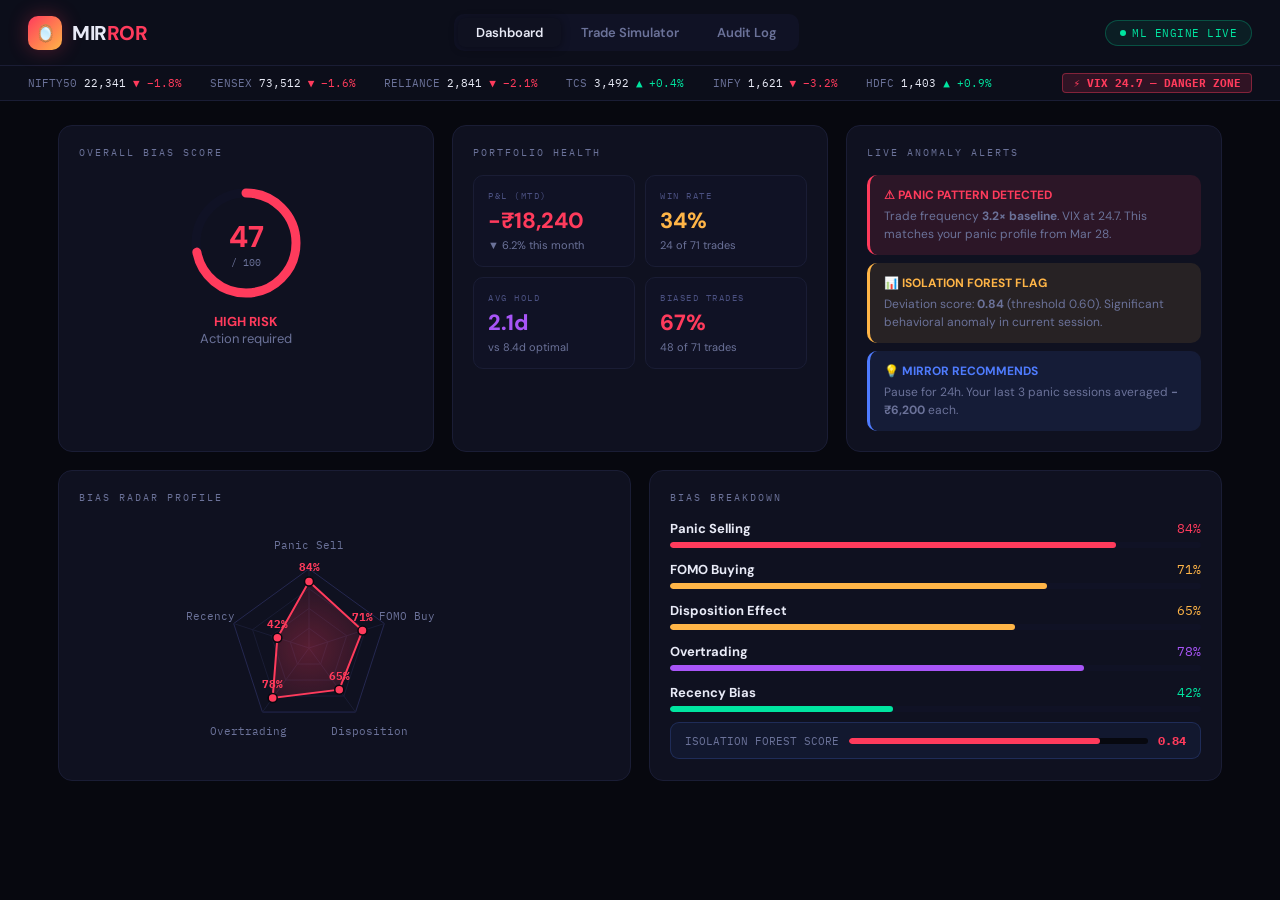
<file: src/index.html>
<!DOCTYPE html>
<html>
<head>
<meta charset="UTF-8">
<meta name="viewport" content="width=device-width, initial-scale=1.0">
<title>MIRROR — AI Behavioral Bias Coach</title>
<link rel="stylesheet" href="style.css">
<script src="config.js"></script>
</head>
<body>

<!-- HEADER -->
<div class="hdr">
  <div class="logo">
    <div class="logo-gem">🪞</div>
    <span>MIR<em>ROR</em></span>
  </div>
  <div class="tabs">
    <button class="tab on" onclick="goTab('dash',this)">Dashboard</button>
    <button class="tab"    onclick="goTab('sim',this)">Trade Simulator</button>
    <button class="tab"    onclick="goTab('audit',this)">Audit Log</button>
  </div>
  <div class="live-badge"><div class="dot"></div>ML ENGINE LIVE</div>
</div>

<!-- TICKER -->
<div class="ticker">
  <div class="tick"><span class="tick-s">NIFTY50</span><span>22,341</span><span class="tick-d">▼ −1.8%</span></div>
  <div class="tick"><span class="tick-s">SENSEX</span><span>73,512</span><span class="tick-d">▼ −1.6%</span></div>
  <div class="tick"><span class="tick-s">RELIANCE</span><span>2,841</span><span class="tick-d">▼ −2.1%</span></div>
  <div class="tick"><span class="tick-s">TCS</span><span>3,492</span><span class="tick-u">▲ +0.4%</span></div>
  <div class="tick"><span class="tick-s">INFY</span><span>1,621</span><span class="tick-d">▼ −3.2%</span></div>
  <div class="tick"><span class="tick-s">HDFC</span><span>1,403</span><span class="tick-u">▲ +0.9%</span></div>
  <div class="vix-chip mono">⚡ VIX 24.7 — DANGER ZONE</div>
</div>

<div class="app">

<!-- ══════ DASHBOARD ══════ -->
<div id="pg-dash" class="pg on">
  <div class="g3 mb">
    <div class="card">
      <div class="cap">Overall Bias Score</div>
      <div class="ring-wrap">
        <div class="ring-rel">
          <svg class="ring-svg" width="120" height="120" id="ring-svg">
            <circle cx="60" cy="60" r="50" fill="none" stroke="var(--bg2)" stroke-width="9"/>
            <circle cx="60" cy="60" r="50" fill="none" stroke="var(--red)" stroke-width="9"
              stroke-dasharray="314" stroke-dashoffset="314" stroke-linecap="round"
              id="ring-circle" style="transition:stroke-dashoffset 1.5s cubic-bezier(.16,1,.3,1)"/>
          </svg>
          <div class="ring-inner">
            <div class="ring-num r" id="ring-num">0</div>
            <div class="ring-sub">/ 100</div>
          </div>
        </div>
        <div class="ring-label"><b>HIGH RISK</b><br>Action required</div>
      </div>
    </div>

    <div class="card">
      <div class="cap">Portfolio Health</div>
      <div class="sg">
        <div class="sc"><div class="sl">P&L (MTD)</div><div class="sv r">−₹18,240</div><div class="ss">▼ 6.2% this month</div></div>
        <div class="sc"><div class="sl">Win Rate</div><div class="sv a">34%</div><div class="ss">24 of 71 trades</div></div>
        <div class="sc"><div class="sl">Avg Hold</div><div class="sv p">2.1d</div><div class="ss">vs 8.4d optimal</div></div>
        <div class="sc"><div class="sl">Biased Trades</div><div class="sv r">67%</div><div class="ss">48 of 71 trades</div></div>
      </div>
    </div>

    <div class="card">
      <div class="cap">Live Anomaly Alerts</div>
      <div class="alert-stack">
        <div class="alert-box danger">
          <div class="alert-title r">⚠ PANIC PATTERN DETECTED</div>
          <div class="alert-body">Trade frequency <b>3.2× baseline</b>. VIX at 24.7. This matches your panic profile from Mar 28.</div>
        </div>
        <div class="alert-box warn">
          <div class="alert-title a">📊 ISOLATION FOREST FLAG</div>
          <div class="alert-body">Deviation score: <b>0.84</b> (threshold 0.60). Significant behavioral anomaly in current session.</div>
        </div>
        <div class="alert-box info">
          <div class="alert-title" style="color:var(--blue)">💡 MIRROR RECOMMENDS</div>
          <div class="alert-body">Pause for 24h. Your last 3 panic sessions averaged <b>−₹6,200</b> each.</div>
        </div>
      </div>
    </div>
  </div>

  <div class="g2">
    <div class="card">
      <div class="cap">Bias Radar Profile</div>
      <canvas id="radar" width="460" height="240"></canvas>
    </div>
    <div class="card">
      <div class="cap">Bias Breakdown</div>
      <div class="blist">
        <div class="brow">
          <div class="bhdr"><span class="bn">Panic Selling</span><span class="bs r" id="bv-0">0%</span></div>
          <div class="bg_"><div class="bf" id="bb-0" style="width:0%;background:var(--red)"></div></div>
        </div>
        <div class="brow">
          <div class="bhdr"><span class="bn">FOMO Buying</span><span class="bs a" id="bv-1">0%</span></div>
          <div class="bg_"><div class="bf" id="bb-1" style="width:0%;background:var(--amber)"></div></div>
        </div>
        <div class="brow">
          <div class="bhdr"><span class="bn">Disposition Effect</span><span class="bs a" id="bv-2">0%</span></div>
          <div class="bg_"><div class="bf" id="bb-2" style="width:0%;background:var(--amber)"></div></div>
        </div>
        <div class="brow">
          <div class="bhdr"><span class="bn">Overtrading</span><span class="bs p" id="bv-3">0%</span></div>
          <div class="bg_"><div class="bf" id="bb-3" style="width:0%;background:var(--purple)"></div></div>
        </div>
        <div class="brow">
          <div class="bhdr"><span class="bn">Recency Bias</span><span class="bs g" id="bv-4">0%</span></div>
          <div class="bg_"><div class="bf" id="bb-4" style="width:0%;background:var(--green)"></div></div>
        </div>
      </div>
      <div class="anom-meter">
        <span class="anom-label">ISOLATION FOREST SCORE</span>
        <div class="anom-bar-bg"><div class="anom-bar-fill" id="anom-fill" style="width:0%;background:var(--blue)"></div></div>
        <span class="anom-val" id="anom-val">0.00</span>
      </div>
    </div>
  </div>
</div>

<!-- ══════ SIMULATOR ══════ -->
<div id="pg-sim" class="pg">
  <div class="g2">
    <div>
      <div class="card mb">
        <div class="cap">Trade Simulator — BiasBrake Engine</div>
        <div class="vix-bar">
          <span class="lbl">INDIA VIX</span>
          <span class="val">24.7</span>
          <span class="warn">⚠ ELEVATED — Panic-sell risk: HIGH</span>
        </div>
        <div class="form-row">
          <div class="fg">
            <label class="fl">Stock</label>
            <select class="fs" id="st">
              <option value="INFY">INFY — Infosys</option>
              <option value="RELIANCE">RELIANCE — Reliance</option>
              <option value="TCS">TCS — Tata Consultancy</option>
              <option value="HDFC">HDFC Bank</option>
              <option value="BAJFINANCE">BAJFINANCE</option>
            </select>
          </div>
          <div class="fg">
            <label class="fl">Qty</label>
            <input class="fi" id="qty" type="number" value="50" min="1"/>
          </div>
        </div>
        <div class="form-row">
          <div class="fg">
            <label class="fl">Market Scenario</label>
            <select class="fs" id="sc">
              <option value="crash">Market Crash (−3.2% today, VIX high)</option>
              <option value="spike">Stock up +22% in 5 days</option>
              <option value="normal">Normal market conditions</option>
            </select>
          </div>
        </div>
        <div class="trade-btns">
          <button class="tb sell" onclick="analyze('SELL')">⬇  PLACE SELL ORDER</button>
          <button class="tb buy"  onclick="analyze('BUY')">⬆  PLACE BUY ORDER</button>
        </div>
        <div id="bb-zone"></div>
      </div>
      <div class="card">
        <div class="cap">🧠 Claude AI — Behavioral Analysis</div>
        <div class="expl-box" id="expl">
          <span style="color:var(--muted2);font-family:'IBM Plex Mono',monospace;font-size:12px;">Place a trade above to trigger AI-powered coaching...</span>
        </div>
      </div>
    </div>
    <div>
      <div class="card mb">
        <div class="cap">What-If Simulator — Backtested Outcomes</div>
        <canvas id="wi" width="490" height="185"></canvas>
        <div class="wi-cards">
          <div class="wi-card bad">
            <div class="wi-lbl">IF SOLD (Panic)</div>
            <div class="wi-val r" id="wi-bad">−₹8,420</div>
            <div class="wi-sub">Locked in loss, missed rally</div>
          </div>
          <div class="wi-card good">
            <div class="wi-lbl">IF HELD (Rational)</div>
            <div class="wi-val g" id="wi-good">+₹3,180</div>
            <div class="wi-sub">Avg 18-day recovery: +12.4%</div>
          </div>
        </div>
      </div>
      <div class="card">
        <div class="cap">Your Bias Pattern — Recent Trades</div>
        <div class="hlist">
          <div class="hi biased"><div class="hs">INFY</div><div class="ha">SELL 40</div><div class="hb pk">PANIC SELL</div><div class="ho r">−₹4,200</div></div>
          <div class="hi biased"><div class="hs">BAJFINANCE</div><div class="ha">BUY 20</div><div class="hb fm">FOMO BUY</div><div class="ho r">−₹2,800</div></div>
          <div class="hi rational"><div class="hs">TCS</div><div class="ha">HOLD</div><div class="hb ok">RATIONAL</div><div class="ho g">+₹6,100</div></div>
          <div class="hi biased"><div class="hs">RELIANCE</div><div class="ha">SELL 100</div><div class="hb pk">PANIC SELL</div><div class="ho r">−₹9,600</div></div>
          <div class="hi biased"><div class="hs">HDFC</div><div class="ha">BUY 30</div><div class="hb fm">FOMO BUY</div><div class="ho r">−₹1,400</div></div>
          <div class="hi rational"><div class="hs">NIFTY ETF</div><div class="ha">BUY 50</div><div class="hb ok">RATIONAL</div><div class="ho g">+₹3,800</div></div>
        </div>
      </div>
    </div>
  </div>
</div>

<!-- ══════ AUDIT LOG ══════ -->
<div id="pg-audit" class="pg">
  <div class="card">
    <div class="cap">Behavioral Audit Log — Full History</div>
    <div style="overflow-x:auto">
      <table class="tbl">
        <thead>
          <tr>
            <th>DATE</th><th>STOCK</th><th>ACTION</th><th>QTY</th>
            <th>BIAS DETECTED</th><th>ANOMALY SCORE</th><th>OUTCOME</th><th>DECISION</th>
          </tr>
        </thead>
        <tbody id="atbl"></tbody>
      </table>
    </div>
  </div>
</div>

</div><!-- app -->

<script src="app.js"></script>
</body>
</html>
</file>
<file: src/style.css>
@import url('https://fonts.googleapis.com/css2?family=IBM+Plex+Mono:wght@400;500;700&family=DM+Sans:wght@400;500;600;700;800&display=swap');

:root {
  --bg:       #07080f;
  --bg1:      #0c0e1a;
  --bg2:      #101225;
  --card:     #0f1120;
  --border:   #1a1d35;
  --border2:  #252850;
  --red:      #ff3b5c;
  --red-dim:  rgba(255,59,92,0.12);
  --red-glow: rgba(255,59,92,0.3);
  --amber:    #ffb547;
  --amber-dim:rgba(255,181,71,0.1);
  --green:    #00e5a0;
  --green-dim:rgba(0,229,160,0.1);
  --blue:     #4f7cff;
  --blue-dim: rgba(79,124,255,0.1);
  --purple:   #a855f7;
  --text:     #e8eaf6;
  --muted:    #4a5080;
  --muted2:   #6b7299;
}

* { margin:0; padding:0; box-sizing:border-box; }

body {
  font-family: 'DM Sans', sans-serif;
  background: var(--bg);
  color: var(--text);
  min-height: 100vh;
  overflow-x: hidden;
}

.mono { font-family: 'IBM Plex Mono', monospace; }

/* ── HEADER ── */
.hdr {
  display: flex; align-items: center; justify-content: space-between;
  padding: 14px 28px;
  background: var(--bg1);
  border-bottom: 1px solid var(--border);
  position: sticky; top: 0; z-index: 200;
}

.logo {
  display: flex; align-items: center; gap: 10px;
  font-family: 'DM Sans', sans-serif;
  font-size: 20px; font-weight: 800; letter-spacing: -0.5px;
}

.logo-gem {
  width: 34px; height: 34px;
  background: linear-gradient(135deg, var(--red), var(--amber));
  border-radius: 10px;
  display: flex; align-items: center; justify-content: center;
  font-size: 17px;
  box-shadow: 0 0 20px var(--red-glow);
}

.logo em { color: var(--red); font-style: normal; }

.tabs {
  display: flex; gap: 2px;
  background: var(--bg2); padding: 4px; border-radius: 10px;
}

.tab {
  padding: 6px 18px; border-radius: 7px; border: none;
  background: transparent; color: var(--muted2);
  font-family: 'DM Sans', sans-serif; font-size: 13px; font-weight: 600;
  cursor: pointer; transition: all .2s;
}
.tab.on { background: var(--card); color: var(--text); box-shadow: 0 1px 8px rgba(0,0,0,0.4); }
.tab:hover:not(.on) { color: var(--text); }

.live-badge {
  display: flex; align-items: center; gap: 6px;
  padding: 5px 14px;
  background: rgba(0,229,160,0.08);
  border: 1px solid rgba(0,229,160,0.25);
  border-radius: 20px;
  font-family: 'IBM Plex Mono', monospace;
  font-size: 11px; color: var(--green); letter-spacing: .5px;
}

.dot {
  width: 6px; height: 6px; border-radius: 50%;
  background: var(--green); animation: blink 2s infinite;
}
@keyframes blink { 0%,100%{opacity:1;} 50%{opacity:.2;} }

/* ── TICKER ── */
.ticker {
  display: flex; gap: 28px; padding: 7px 28px;
  background: var(--bg1); border-bottom: 1px solid var(--border);
  font-family: 'IBM Plex Mono', monospace; font-size: 11px;
  overflow: hidden; white-space: nowrap;
}
.tick { display: flex; gap: 7px; align-items: center; }
.tick-s { color: var(--muted2); }
.tick-u { color: var(--green); }
.tick-d { color: var(--red); }
.vix-chip {
  margin-left: auto;
  padding: 2px 10px; border-radius: 4px;
  background: rgba(255,59,92,0.15);
  border: 1px solid rgba(255,59,92,0.4);
  color: var(--red); font-weight: 700;
  animation: pulse-border 2s infinite;
}
@keyframes pulse-border {
  0%,100% { box-shadow: 0 0 0 0 var(--red-glow); }
  50%      { box-shadow: 0 0 0 4px transparent; }
}

/* ── LAYOUT ── */
.app { max-width: 1220px; margin: 0 auto; padding: 24px 28px; }
.g2  { display: grid; grid-template-columns: 1fr 1fr; gap: 18px; }
.g3  { display: grid; grid-template-columns: 1fr 1fr 1fr; gap: 18px; }
.mb  { margin-bottom: 18px; }

.card {
  background: var(--card);
  border: 1px solid var(--border);
  border-radius: 14px; padding: 20px;
}

.cap {
  font-family: 'IBM Plex Mono', monospace;
  font-size: 10px; letter-spacing: 2px; text-transform: uppercase;
  color: var(--muted2); margin-bottom: 16px;
}

/* ── SCORE RING ── */
.ring-wrap { display: flex; flex-direction: column; align-items: center; padding: 8px 0; }
.ring-rel  { position: relative; width: 120px; height: 120px; }
.ring-svg  { transform: rotate(-90deg); }
.ring-inner {
  position: absolute; inset: 0;
  display: flex; flex-direction: column; align-items: center; justify-content: center;
}
.ring-num { font-size: 30px; font-weight: 800; }
.ring-sub { font-size: 10px; font-family: 'IBM Plex Mono', monospace; color: var(--muted2); }
.ring-label { margin-top: 10px; font-size: 13px; color: var(--muted2); text-align: center; }
.ring-label b { color: var(--red); }

/* ── STAT CARDS ── */
.sg { display: grid; grid-template-columns: 1fr 1fr; gap: 10px; }
.sc {
  background: var(--bg2); border: 1px solid var(--border);
  border-radius: 10px; padding: 14px;
}
.sl { font-family: 'IBM Plex Mono', monospace; font-size: 9px; letter-spacing: 1.5px; text-transform: uppercase; color: var(--muted); margin-bottom: 5px; }
.sv { font-size: 22px; font-weight: 800; }
.ss { font-size: 11px; color: var(--muted2); margin-top: 3px; }

.r { color: var(--red); }
.g { color: var(--green); }
.a { color: var(--amber); }
.p { color: var(--purple); }

/* ── BIAS BARS ── */
.blist { display: flex; flex-direction: column; gap: 13px; }
.bhdr  { display: flex; justify-content: space-between; margin-bottom: 5px; }
.bn    { font-size: 13px; font-weight: 700; }
.bs    { font-family: 'IBM Plex Mono', monospace; font-size: 13px; }
.bg_   { height: 6px; background: var(--bg2); border-radius: 3px; overflow: hidden; }
.bf    { height: 100%; border-radius: 3px; transition: width 1.2s cubic-bezier(.16,1,.3,1); }

/* ── ALERTS ── */
.alert-stack { display: flex; flex-direction: column; gap: 8px; }
.alert-box   { padding: 12px 14px; border-radius: 10px; border-left: 3px solid; }
.alert-box.danger { background: var(--red-dim);   border-color: var(--red); }
.alert-box.warn   { background: var(--amber-dim); border-color: var(--amber); }
.alert-box.info   { background: var(--blue-dim);  border-color: var(--blue); }
.alert-title { font-size: 12px; font-weight: 700; margin-bottom: 4px; }
.alert-body  { font-size: 12px; color: var(--muted2); line-height: 1.5; }

/* ── TRADE FORM ── */
.form-row { display: flex; gap: 10px; margin-bottom: 10px; }
.fg { flex: 1; }
.fl { font-size: 11px; font-family: 'IBM Plex Mono', monospace; letter-spacing: 1px; color: var(--muted2); margin-bottom: 6px; display: block; }
.fs, .fi {
  width: 100%; background: var(--bg2);
  border: 1px solid var(--border); border-radius: 9px;
  padding: 10px 13px; color: var(--text);
  font-family: 'DM Sans', sans-serif; font-size: 14px;
  outline: none; transition: border-color .2s;
}
.fs:focus, .fi:focus { border-color: var(--border2); }
.fs option { background: var(--bg2); }

.trade-btns { display: flex; gap: 10px; margin-top: 4px; }
.tb {
  flex: 1; padding: 13px; border-radius: 10px; border: none;
  font-family: 'DM Sans', sans-serif; font-size: 15px; font-weight: 800;
  cursor: pointer; transition: all .2s; letter-spacing: .3px;
}
.tb.sell { background: rgba(255,59,92,0.12); border: 1px solid rgba(255,59,92,0.35); color: var(--red); }
.tb.buy  { background: rgba(0,229,160,0.10); border: 1px solid rgba(0,229,160,0.35); color: var(--green); }
.tb:hover { transform: translateY(-2px); filter: brightness(1.15); }

/* ── VIX BAR ── */
.vix-bar {
  display: flex; align-items: center; gap: 10px;
  padding: 9px 13px; margin-bottom: 13px;
  background: rgba(255,59,92,0.07);
  border: 1px solid rgba(255,59,92,0.2);
  border-radius: 8px;
  font-family: 'IBM Plex Mono', monospace; font-size: 12px;
}
.vix-bar .lbl  { color: var(--muted2); }
.vix-bar .val  { color: var(--red); font-weight: 700; }
.vix-bar .warn { margin-left: auto; color: var(--red); font-size: 11px; }

/* ── BIASBRAKE PANEL ── */
#bb-zone { margin-top: 14px; }

.bb-panel {
  border-radius: 14px; padding: 20px;
  animation: slideDown .35s cubic-bezier(.16,1,.3,1);
}
@keyframes slideDown { from{opacity:0;transform:translateY(-12px);} to{opacity:1;transform:translateY(0);} }

.bb-panel.panic {
  background: linear-gradient(135deg,rgba(255,59,92,0.12),rgba(255,59,92,0.04));
  border: 1px solid rgba(255,59,92,0.45);
  box-shadow: 0 0 40px rgba(255,59,92,0.12);
}
.bb-panel.fomo {
  background: linear-gradient(135deg,rgba(255,181,71,0.1),rgba(255,181,71,0.03));
  border: 1px solid rgba(255,181,71,0.45);
  box-shadow: 0 0 40px rgba(255,181,71,0.1);
}
.bb-panel.safe {
  background: linear-gradient(135deg,rgba(0,229,160,0.08),rgba(0,229,160,0.02));
  border: 1px solid rgba(0,229,160,0.35);
}

.bb-icon  { font-size: 36px; margin-bottom: 8px; animation: shake .5s ease .1s; }
@keyframes shake {
  0%,100%{transform:rotate(0);}
  20%{transform:rotate(-6deg);}
  40%{transform:rotate(6deg);}
  60%{transform:rotate(-4deg);}
  80%{transform:rotate(4deg);}
}
.bb-title { font-size: 22px; font-weight: 800; margin-bottom: 6px; letter-spacing: -.5px; }
.bb-conf  {
  display: inline-flex; align-items: center; gap: 6px;
  padding: 3px 12px; border-radius: 20px; margin-bottom: 12px;
  font-family: 'IBM Plex Mono', monospace; font-size: 12px;
}
.bb-conf.panic { background: rgba(255,59,92,0.15); color: var(--red);   border: 1px solid rgba(255,59,92,0.3); }
.bb-conf.fomo  { background: rgba(255,181,71,0.15); color: var(--amber); border: 1px solid rgba(255,181,71,0.3); }
.bb-conf.safe  { background: rgba(0,229,160,0.15);  color: var(--green); border: 1px solid rgba(0,229,160,0.3); }

.bb-msg { font-size: 14px; line-height: 1.7; color: var(--muted2); margin-bottom: 16px; }
.bb-msg b { color: var(--text); }

.bb-stat-row { display: flex; gap: 10px; margin-bottom: 16px; }
.bb-stat {
  flex: 1; padding: 10px 14px; border-radius: 9px;
  background: rgba(255,255,255,0.03); border: 1px solid var(--border);
  text-align: center;
}
.bb-stat .lbl { font-size: 10px; font-family: 'IBM Plex Mono', monospace; color: var(--muted2); letter-spacing: 1px; margin-bottom: 4px; }
.bb-stat .val { font-size: 18px; font-weight: 800; }

.bb-actions { display: flex; gap: 8px; }
.bba {
  flex: 1; padding: 10px; border-radius: 9px;
  border: 1px solid var(--border2); background: var(--bg2);
  color: var(--text); font-family: 'DM Sans', sans-serif;
  font-size: 12px; font-weight: 700; cursor: pointer; transition: all .15s;
}
.bba:hover { border-color: var(--amber); color: var(--amber); }
.bba.primary { background: rgba(255,59,92,0.12); border-color: rgba(255,59,92,0.3); color: var(--red); }

/* ── AI EXPLAINER ── */
.expl-box {
  background: var(--bg2); border: 1px solid var(--border);
  border-radius: 10px; padding: 16px;
  font-size: 13px; line-height: 1.75; min-height: 90px; color: var(--text);
}
.expl-thinking { display: flex; align-items: center; gap: 8px; color: var(--muted2); font-family: 'IBM Plex Mono', monospace; font-size: 12px; }
.dots span { animation: db 1.2s infinite; }
.dots span:nth-child(2) { animation-delay: .2s; }
.dots span:nth-child(3) { animation-delay: .4s; }
@keyframes db { 0%,100%{opacity:.15;} 50%{opacity:1;} }

/* ── WHAT-IF ── */
.wi-cards { display: flex; gap: 12px; margin-top: 14px; }
.wi-card  { flex: 1; padding: 14px 16px; border-radius: 10px; text-align: center; }
.wi-card.bad  { background: rgba(255,59,92,0.08); border: 1px solid rgba(255,59,92,0.2); }
.wi-card.good { background: rgba(0,229,160,0.08); border: 1px solid rgba(0,229,160,0.2); }
.wi-lbl { font-size: 10px; font-family: 'IBM Plex Mono', monospace; color: var(--muted2); letter-spacing: 1px; margin-bottom: 4px; }
.wi-val { font-size: 22px; font-weight: 800; }
.wi-sub { font-size: 11px; color: var(--muted2); margin-top: 3px; }

/* ── HISTORY LIST ── */
.hlist { display: flex; flex-direction: column; gap: 7px; max-height: 290px; overflow-y: auto; }
.hi {
  display: flex; align-items: center; gap: 12px;
  padding: 11px 14px; background: var(--bg2);
  border-radius: 9px; border-left: 3px solid transparent; font-size: 12px;
}
.hi.biased   { border-left-color: var(--red); }
.hi.rational { border-left-color: var(--green); }
.hs { font-weight: 700; font-size: 13px; flex: 1; }
.ha { font-family: 'IBM Plex Mono', monospace; }
.hb { font-size: 10px; padding: 2px 8px; border-radius: 4px; }
.hb.pk { background: rgba(255,59,92,0.15);  color: var(--red); }
.hb.fm { background: rgba(255,181,71,0.15); color: var(--amber); }
.hb.ok { background: rgba(0,229,160,0.15);  color: var(--green); }
.ho { font-family: 'IBM Plex Mono', monospace; font-size: 11px; }

/* ── AUDIT TABLE ── */
.tbl { width: 100%; border-collapse: collapse; font-size: 12px; }
.tbl th { padding: 10px 12px; color: var(--muted); font-family: 'IBM Plex Mono', monospace; font-size: 9px; letter-spacing: 2px; font-weight: 500; text-align: left; border-bottom: 1px solid var(--border); }
.tbl td { padding: 10px 12px; border-bottom: 1px solid rgba(26,29,53,0.5); }
.tbl tr:hover td { background: rgba(255,255,255,0.015); }

/* ── CHIP ── */
.chip { display: inline-block; padding: 2px 9px; border-radius: 5px; font-size: 10px; font-family: 'IBM Plex Mono', monospace; }
.chip.r { background: rgba(255,59,92,0.15);  color: var(--red); }
.chip.g { background: rgba(0,229,160,0.15);  color: var(--green); }
.chip.a { background: rgba(255,181,71,0.15); color: var(--amber); }
.chip.p { background: rgba(168,85,247,0.15); color: var(--purple); }

/* ── PAGES ── */
.pg    { display: none; }
.pg.on { display: block; }

/* ── ANOMALY METER ── */
.anom-meter {
  display: flex; align-items: center; gap: 10px;
  padding: 10px 14px;
  background: rgba(79,124,255,0.07);
  border: 1px solid rgba(79,124,255,0.2);
  border-radius: 9px; margin-top: 10px;
}
.anom-label    { font-family: 'IBM Plex Mono', monospace; font-size: 11px; color: var(--muted2); }
.anom-bar-bg   { flex: 1; height: 6px; background: var(--bg); border-radius: 3px; overflow: hidden; }
.anom-bar-fill { height: 100%; border-radius: 3px; transition: width .8s ease; }
.anom-val      { font-family: 'IBM Plex Mono', monospace; font-size: 12px; font-weight: 700; color: var(--blue); }

/* ── SCROLLBAR ── */
::-webkit-scrollbar       { width: 3px; }
::-webkit-scrollbar-track { background: transparent; }
::-webkit-scrollbar-thumb { background: var(--border2); border-radius: 2px; }

canvas { border-radius: 8px; display: block; }
</file>
